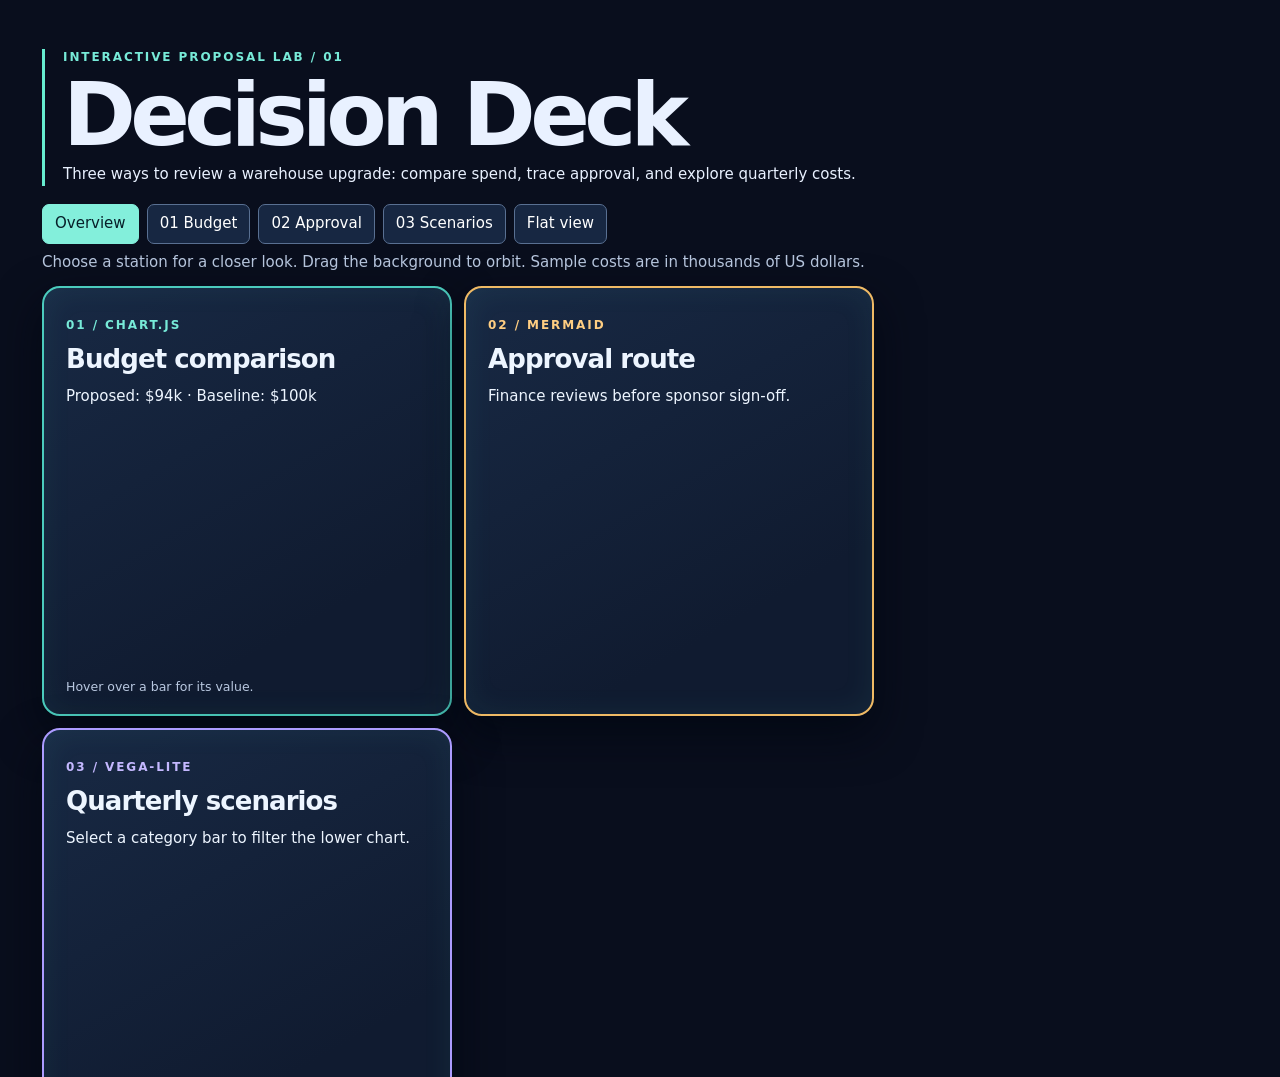
<file: index.html>
<!doctype html>
<html lang="en"><head><meta charset="utf-8">
<meta http-equiv="refresh" content="0; url=./site/index.html">
<title>Open page</title></head><body>
<a href="./site/index.html">Open page</a>
</body></html>
</file>
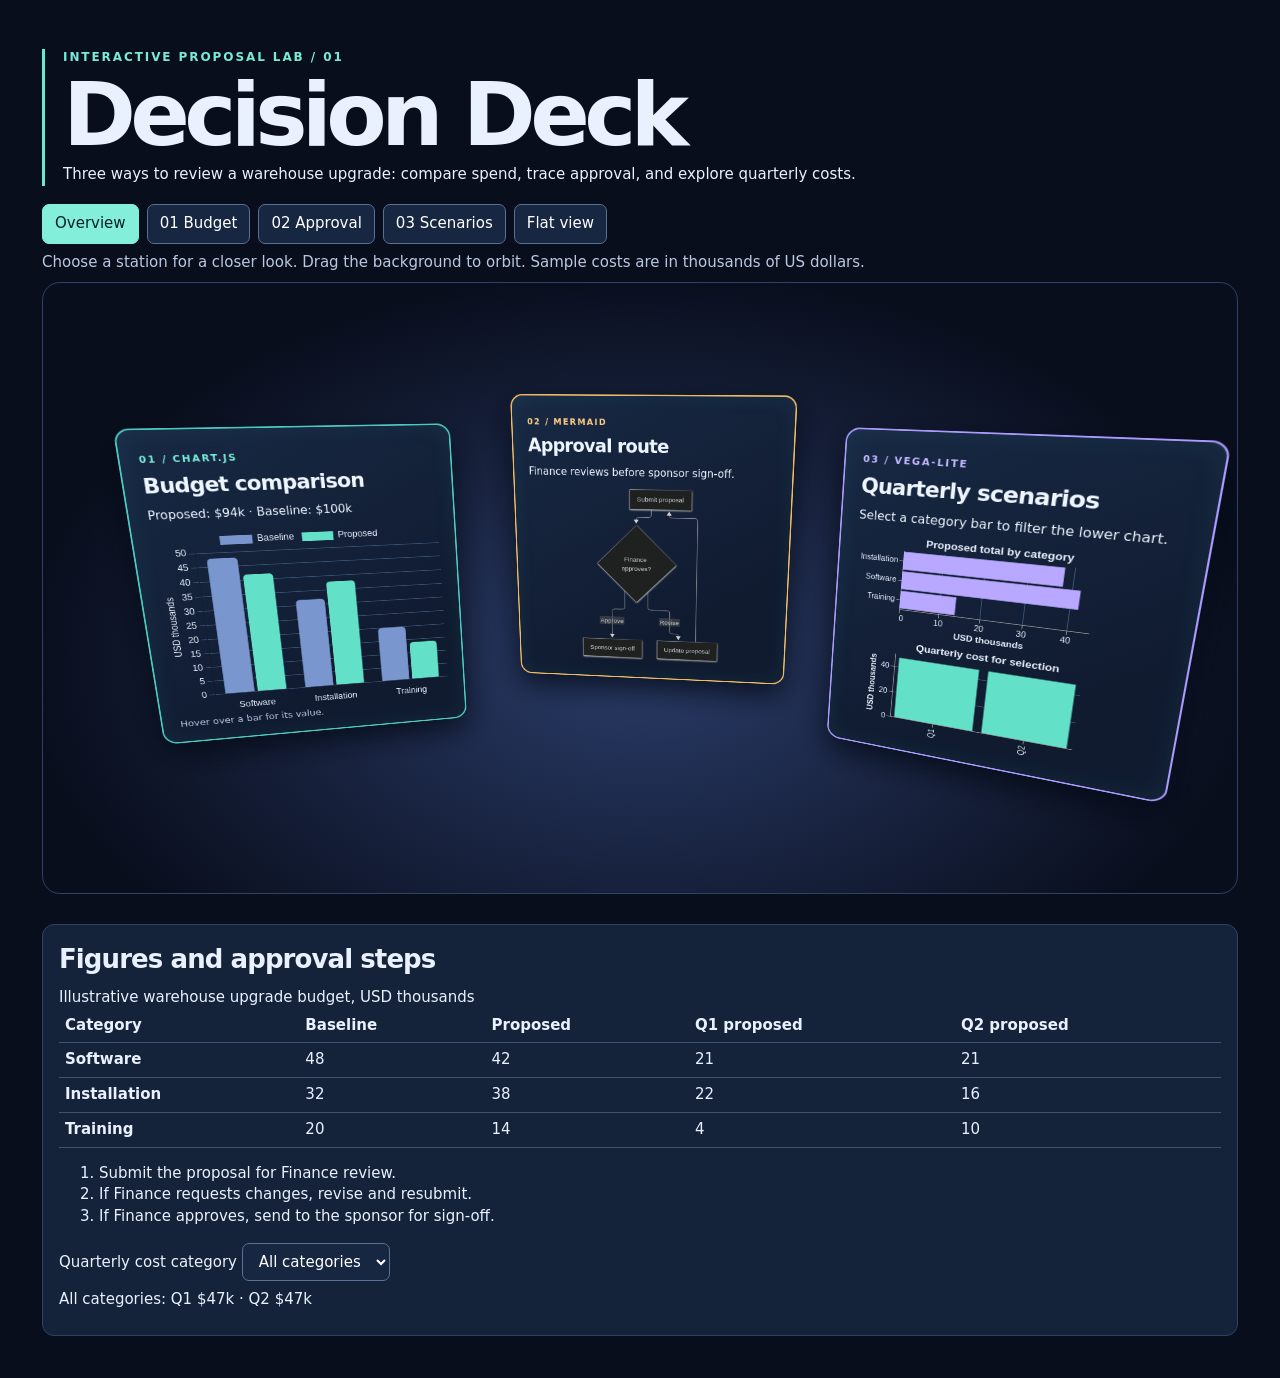
<file: site/index.html>
<!doctype html>
<html lang="en">

<head>
    <meta charset="utf-8">
    <meta name="viewport" content="width=device-width,initial-scale=1">
    <title>Decision Deck</title>
    <link rel="stylesheet" href="styles.css">
    <script defer src="../libraries/chartjs-4.6.1/chart.umd.js"></script>
    <script defer src="../libraries/mermaid-12.3.0/mermaid.min.js"></script>
    <script defer src="../libraries/vega-lite-6.5.0/vega.min.js"></script>
    <script defer src="../libraries/vega-lite-6.5.0/vega-lite.min.js"></script>
    <script defer src="../libraries/vega-lite-6.5.0/interpreter.js"></script>
    <script type="module" src="main.js"></script>
</head>

<body>
    <main>
        <header>
            <p class="eyebrow">INTERACTIVE PROPOSAL LAB / 01</p>
            <h1>Decision Deck</h1>
            <p>Three ways to review a warehouse upgrade: compare spend, trace approval, and explore quarterly costs.</p>
        </header>
        <nav aria-label="Camera views">
            <button data-view="all" aria-pressed="true">Overview</button><button data-view="0" aria-pressed="false">01 Budget</button><button data-view="1" aria-pressed="false">02 Approval</button><button data-view="2" aria-pressed="false">03 Scenarios</button><button id="flat" aria-pressed="false">Flat view</button>
        </nav>
        <p class="hint">Choose a station for a closer look. Drag the background to orbit. Sample costs are in thousands
            of US dollars.</p>
        <div id="stage" aria-label="3D proposal gallery"></div>
        <div id="panels">
            <section class="panel budget">
                <p class="eyebrow">01 / CHART.JS</p>
                <h2>Budget comparison</h2>
                <p>Proposed: $94k · Baseline: $100k</p>
                <div class="plot"><canvas id="budget" role="img"
                        aria-label="Grouped bars comparing baseline and proposed budget. See figures below."></canvas>
                </div><small>Hover over a bar for its value.</small>
            </section>
            <section class="panel flow">
                <p class="eyebrow">02 / MERMAID</p>
                <h2>Approval route</h2>
                <p>Finance reviews before sponsor sign-off.</p>
                <div id="flow" role="img"
                    aria-label="Submit to Finance. Revise and resubmit if changes are needed. If approved, send to sponsor.">
                </div>
            </section>
            <section class="panel scenarios">
                <p class="eyebrow">03 / VEGA-LITE</p>
                <h2>Quarterly scenarios</h2>
                <p>Select a category bar to filter the lower chart.</p>
                <div id="vega"></div>
            </section>
        </div>
        <section class="notes">
            <h2>Figures and approval steps</h2>
            <table>
                <caption>Illustrative warehouse upgrade budget, USD thousands</caption>
                <thead>
                    <tr>
                        <th scope="col">Category</th>
                        <th scope="col">Baseline</th>
                        <th scope="col">Proposed</th>
                        <th scope="col">Q1 proposed</th>
                        <th scope="col">Q2 proposed</th>
                    </tr>
                </thead>
                <tbody>
                    <tr>
                        <th scope="row">Software</th>
                        <td>48</td>
                        <td>42</td>
                        <td>21</td>
                        <td>21</td>
                    </tr>
                    <tr>
                        <th scope="row">Installation</th>
                        <td>32</td>
                        <td>38</td>
                        <td>22</td>
                        <td>16</td>
                    </tr>
                    <tr>
                        <th scope="row">Training</th>
                        <td>20</td>
                        <td>14</td>
                        <td>4</td>
                        <td>10</td>
                    </tr>
                </tbody>
            </table>
            <ol>
                <li>Submit the proposal for Finance review.</li>
                <li>If Finance requests changes, revise and resubmit.</li>
                <li>If Finance approves, send to the sponsor for sign-off.</li>
            </ol><label for="category">Quarterly cost category</label>
            <select id="category"><option value="">All categories</option><option>Software</option><option>Installation</option><option>Training</option></select>
            <p id="summary" role="status">All categories: Q1 $47k · Q2 $47k</p>
        </section>
    </main>
</body>

</html>
</file>
<file: site/styles.css>
*{box-sizing:border-box}body{margin:0;background:#090e1d;color:#e9f1ff;font:15px/1.45 system-ui,sans-serif}main{max-width:1280px;margin:auto;padding:clamp(14px,4vw,42px)}header{border-left:3px solid #66ebcf;padding-left:18px}h1{font-size:clamp(42px,8vw,88px);letter-spacing:-.065em;line-height:.95;margin:0}h2{margin:0;font-size:26px;letter-spacing:-.035em}p{margin:.55em 0}.eyebrow{font-size:12px;font-weight:800;letter-spacing:.16em;color:#77ead8}nav{display:flex;flex-wrap:wrap;gap:8px;margin-top:18px}button,select{font:inherit;padding:8px 12px;border:1px solid #597092;border-radius:7px;background:#172742;color:#fff}button{cursor:pointer}button[aria-pressed=true]{background:#83efdb;color:#071f29;border-color:#83efdb}button:focus-visible,select:focus-visible{outline:3px solid #efbb61;outline-offset:3px}.hint,small{color:#b9c8e0}#stage{display:none;position:relative;height:clamp(360px,68vh,680px);overflow:hidden;border:1px solid #2d4266;border-radius:18px;background:radial-gradient(ellipse at 50% 62%,#293b67,#090e1d 73%);touch-action:pan-y}body.scene #stage{display:block}.panel{width:410px;max-width:100%;height:430px;padding:22px;color:#edf5ff;background:linear-gradient(150deg,#182944,#101b30 74%);border:2px solid #4bcbbd;border-radius:18px;box-shadow:0 18px 45px #020711bb,inset 0 0 30px #52d0bb14}.flow{border-color:#efba65}.scenarios{border-color:#ac9bff}.flow .eyebrow{color:#ffce82}.scenarios .eyebrow{color:#c4b8ff}.plot{height:260px;position:relative}#flow svg{display:block;width:100%;height:270px}#vega svg{display:block;max-width:100%;height:auto}#panels{display:flex;flex-wrap:wrap;gap:12px;margin:12px 0}.notes{margin-top:18px;background:#14223a;border:1px solid #2d4266;padding:16px;border-radius:12px;overflow:auto}table{border-collapse:collapse;width:100%;margin-top:8px}caption{text-align:left}th,td{padding:6px;border-bottom:1px solid #405274;text-align:left}#panels .panel{position:relative!important;transform:none!important;pointer-events:auto!important}
</file>
